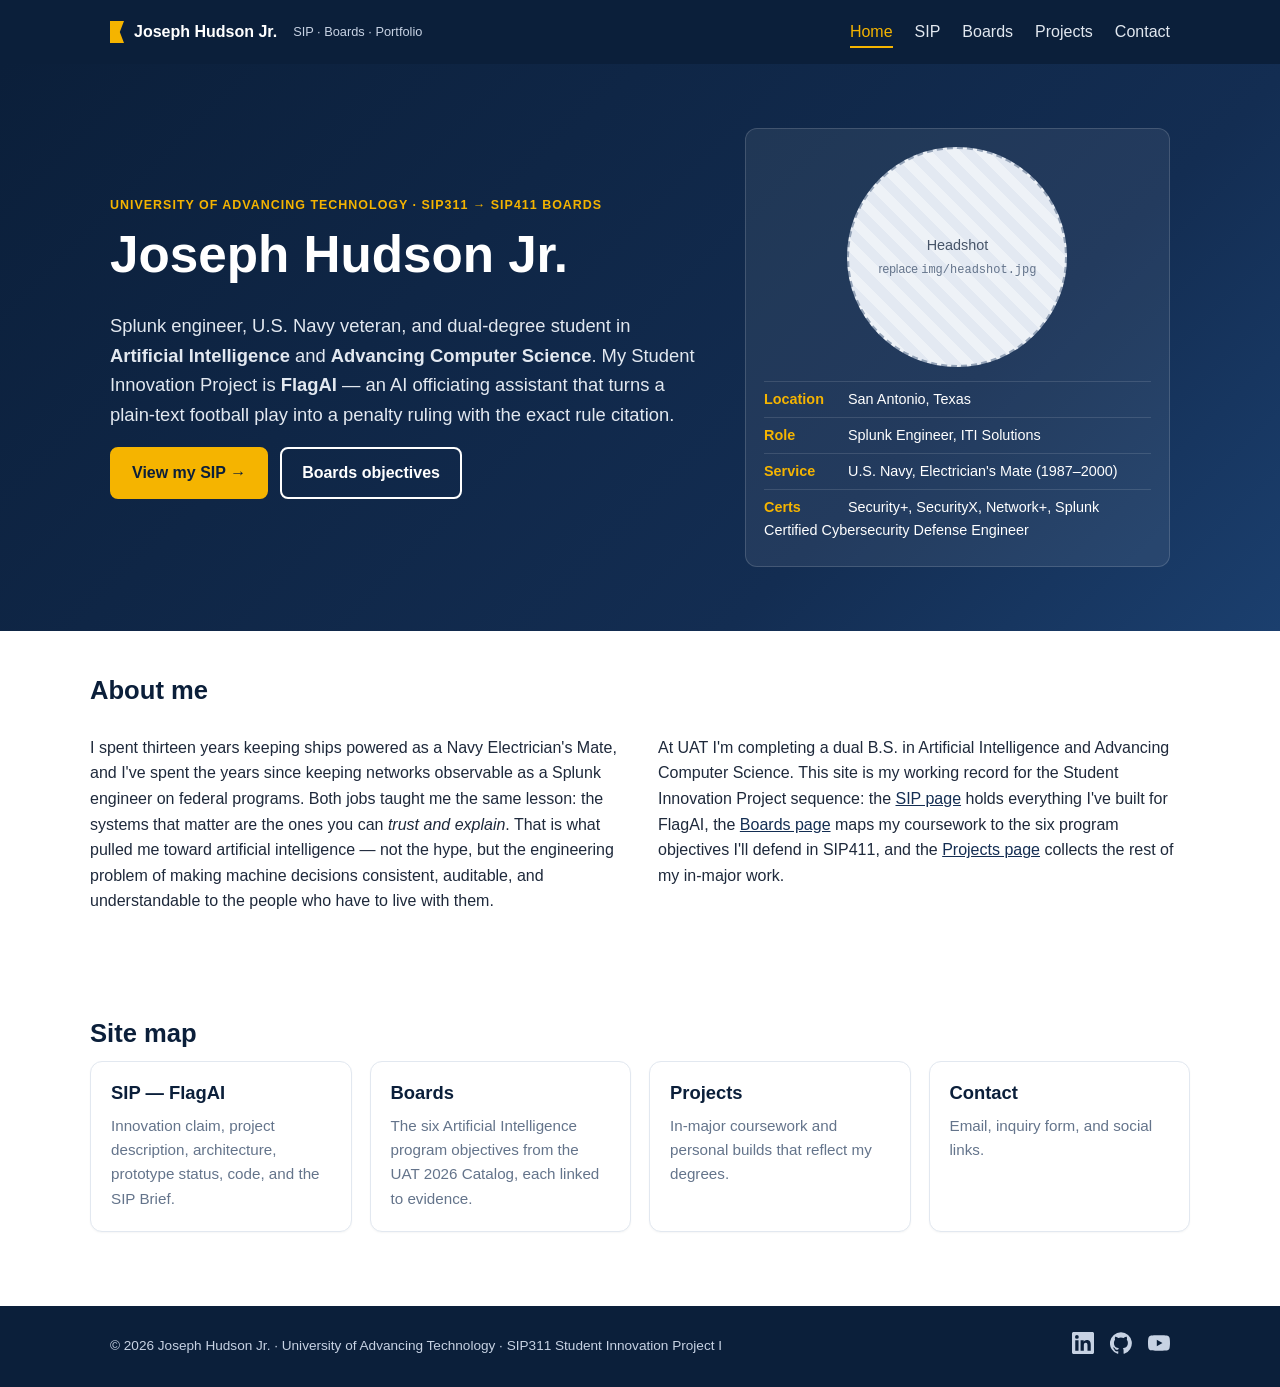
<file: index.html>
<!DOCTYPE html>
<html lang="en">
<head>
<meta charset="utf-8">
<meta name="viewport" content="width=device-width, initial-scale=1">
<title>Home · Joseph Hudson Jr.</title>
<meta name="description" content="Portfolio and Student Innovation Project site for Joseph Hudson Jr., UAT dual-degree student in AI and Advancing Computer Science.">
<link rel="stylesheet" href="style.css">
<link rel="icon" href="data:image/svg+xml,%3Csvg xmlns='http://www.w3.org/2000/svg' viewBox='0 0 32 32'%3E%3Crect width='32' height='32' rx='6' fill='%23F5B400'/%3E%3Cpath d='M9 6h4v20H9zM13 6h10l-3 5 3 5H13z' fill='%230B1F3A'/%3E%3C/svg%3E">
</head>
<body>
<header class="site-header">
  <div class="wrap">
    <a href="index.html" class="brand"><span class="flag"></span>Joseph Hudson Jr.<span class="brand-sub">SIP · Boards · Portfolio</span></a>
    <button class="menu-btn" aria-label="Menu" onclick="document.body.classList.toggle('nav-open')">☰</button>
    <nav class="nav"><a href="index.html" class="active">Home</a><a href="sip.html" class="">SIP</a><a href="boards.html" class="">Boards</a><a href="projects.html" class="">Projects</a><a href="contact.html" class="">Contact</a></nav>
  </div>
</header>
<main>

<section class="hero">
  <div class="wrap hero-grid">
    <div>
      <p class="eyebrow">University of Advancing Technology · SIP311 → SIP411 Boards</p>
      <h1>Joseph Hudson Jr.</h1>
      <p class="lead">Splunk engineer, U.S. Navy veteran, and dual-degree student in <strong>Artificial Intelligence</strong> and <strong>Advancing Computer Science</strong>. My Student Innovation Project is <strong>FlagAI</strong> — an AI officiating assistant that turns a plain-text football play into a penalty ruling with the exact rule citation.</p>
      <div class="cta-row">
        <a class="btn" href="sip.html">View my SIP →</a>
        <a class="btn ghost" href="boards.html">Boards objectives</a>
      </div>
    </div>
    <div class="headshot-card">
      <div class="headshot placeholder"><span>Headshot<br><small>replace <code>img/headshot.jpg</code></small></span></div>
      <ul class="facts">
        <li><b>Location</b> San Antonio, Texas</li>
        <li><b>Role</b> Splunk Engineer, ITI Solutions</li>
        <li><b>Service</b> U.S. Navy, Electrician's Mate (1987–2000)</li>
        <li><b>Certs</b> Security+, SecurityX, Network+, Splunk Certified Cybersecurity Defense Engineer</li>
      </ul>
    </div>
  </div>
</section>

<section class="wrap section">
  <h2>About me</h2>
  <div class="two-col">
    <p>I spent thirteen years keeping ships powered as a Navy Electrician's Mate, and I've spent the years since keeping networks observable as a Splunk engineer on federal programs. Both jobs taught me the same lesson: the systems that matter are the ones you can <em>trust and explain</em>. That is what pulled me toward artificial intelligence — not the hype, but the engineering problem of making machine decisions consistent, auditable, and understandable to the people who have to live with them.</p>
    <p>At UAT I'm completing a dual B.S. in Artificial Intelligence and Advancing Computer Science. This site is my working record for the Student Innovation Project sequence: the <a href="sip.html">SIP page</a> holds everything I've built for FlagAI, the <a href="boards.html">Boards page</a> maps my coursework to the six program objectives I'll defend in SIP411, and the <a href="projects.html">Projects page</a> collects the rest of my in-major work.</p>
  </div>
</section>

<section class="wrap section">
  <h2>Site map</h2>
  <div class="cards">
    <a class="card" href="sip.html"><h3>SIP — FlagAI</h3><p>Innovation claim, project description, architecture, prototype status, code, and the SIP Brief.</p></a>
    <a class="card" href="boards.html"><h3>Boards</h3><p>The six Artificial Intelligence program objectives from the UAT 2026 Catalog, each linked to evidence.</p></a>
    <a class="card" href="projects.html"><h3>Projects</h3><p>In-major coursework and personal builds that reflect my degrees.</p></a>
    <a class="card" href="contact.html"><h3>Contact</h3><p>Email, inquiry form, and social links.</p></a>
  </div>
</section>

</main>
<footer class="site-footer">
  <div class="wrap">
    <div>© 2026 Joseph Hudson Jr. · University of Advancing Technology · SIP311 Student Innovation Project I</div>
    <div class="social">
      <a href="https://www.linkedin.com/in/YOUR-LINKEDIN" aria-label="LinkedIn" title="LinkedIn"><svg viewBox="0 0 24 24"><path d="M20.45 20.45h-3.55v-5.57c0-1.33-.03-3.04-1.85-3.04-1.85 0-2.14 1.45-2.14 2.94v5.67H9.36V9h3.41v1.56h.05c.47-.9 1.63-1.85 3.36-1.85 3.6 0 4.27 2.37 4.27 5.45v6.29zM5.34 7.43a2.06 2.06 0 1 1 0-4.12 2.06 2.06 0 0 1 0 4.12zM7.12 20.45H3.56V9h3.56v11.45zM22.22 0H1.77C.79 0 0 .77 0 1.72v20.56C0 23.23.79 24 1.77 24h20.45c.98 0 1.78-.77 1.78-1.72V1.72C24 .77 23.2 0 22.22 0z"/></svg></a>
      <a href="https://github.com/YOUR-GITHUB" aria-label="GitHub" title="GitHub"><svg viewBox="0 0 24 24"><path d="M12 .3a12 12 0 0 0-3.8 23.4c.6.1.8-.3.8-.6v-2c-3.3.7-4-1.6-4-1.6-.6-1.4-1.4-1.8-1.4-1.8-1.1-.7.1-.7.1-.7 1.2.1 1.8 1.2 1.8 1.2 1.1 1.8 2.8 1.3 3.5 1 .1-.8.4-1.3.8-1.6-2.7-.3-5.5-1.3-5.5-5.9 0-1.3.5-2.4 1.2-3.2-.1-.3-.5-1.5.1-3.2 0 0 1-.3 3.3 1.2a11.5 11.5 0 0 1 6 0c2.3-1.5 3.3-1.2 3.3-1.2.7 1.7.3 2.9.1 3.2.8.8 1.2 1.9 1.2 3.2 0 4.6-2.8 5.6-5.5 5.9.4.4.8 1.1.8 2.2v3.3c0 .3.2.7.8.6A12 12 0 0 0 12 .3"/></svg></a>
      <a href="https://www.youtube.com/@YOUR-CHANNEL" aria-label="YouTube" title="YouTube"><svg viewBox="0 0 24 24"><path d="M23.5 6.2a3 3 0 0 0-2.1-2.1C19.5 3.6 12 3.6 12 3.6s-7.5 0-9.4.5A3 3 0 0 0 .5 6.2C0 8.1 0 12 0 12s0 3.9.5 5.8a3 3 0 0 0 2.1 2.1c1.9.5 9.4.5 9.4.5s7.5 0 9.4-.5a3 3 0 0 0 2.1-2.1c.5-1.9.5-5.8.5-5.8s0-3.9-.5-5.8zM9.6 15.6V8.4l6.2 3.6-6.2 3.6z"/></svg></a>
    </div>
  </div>
</footer>
</body>
</html>
</file>
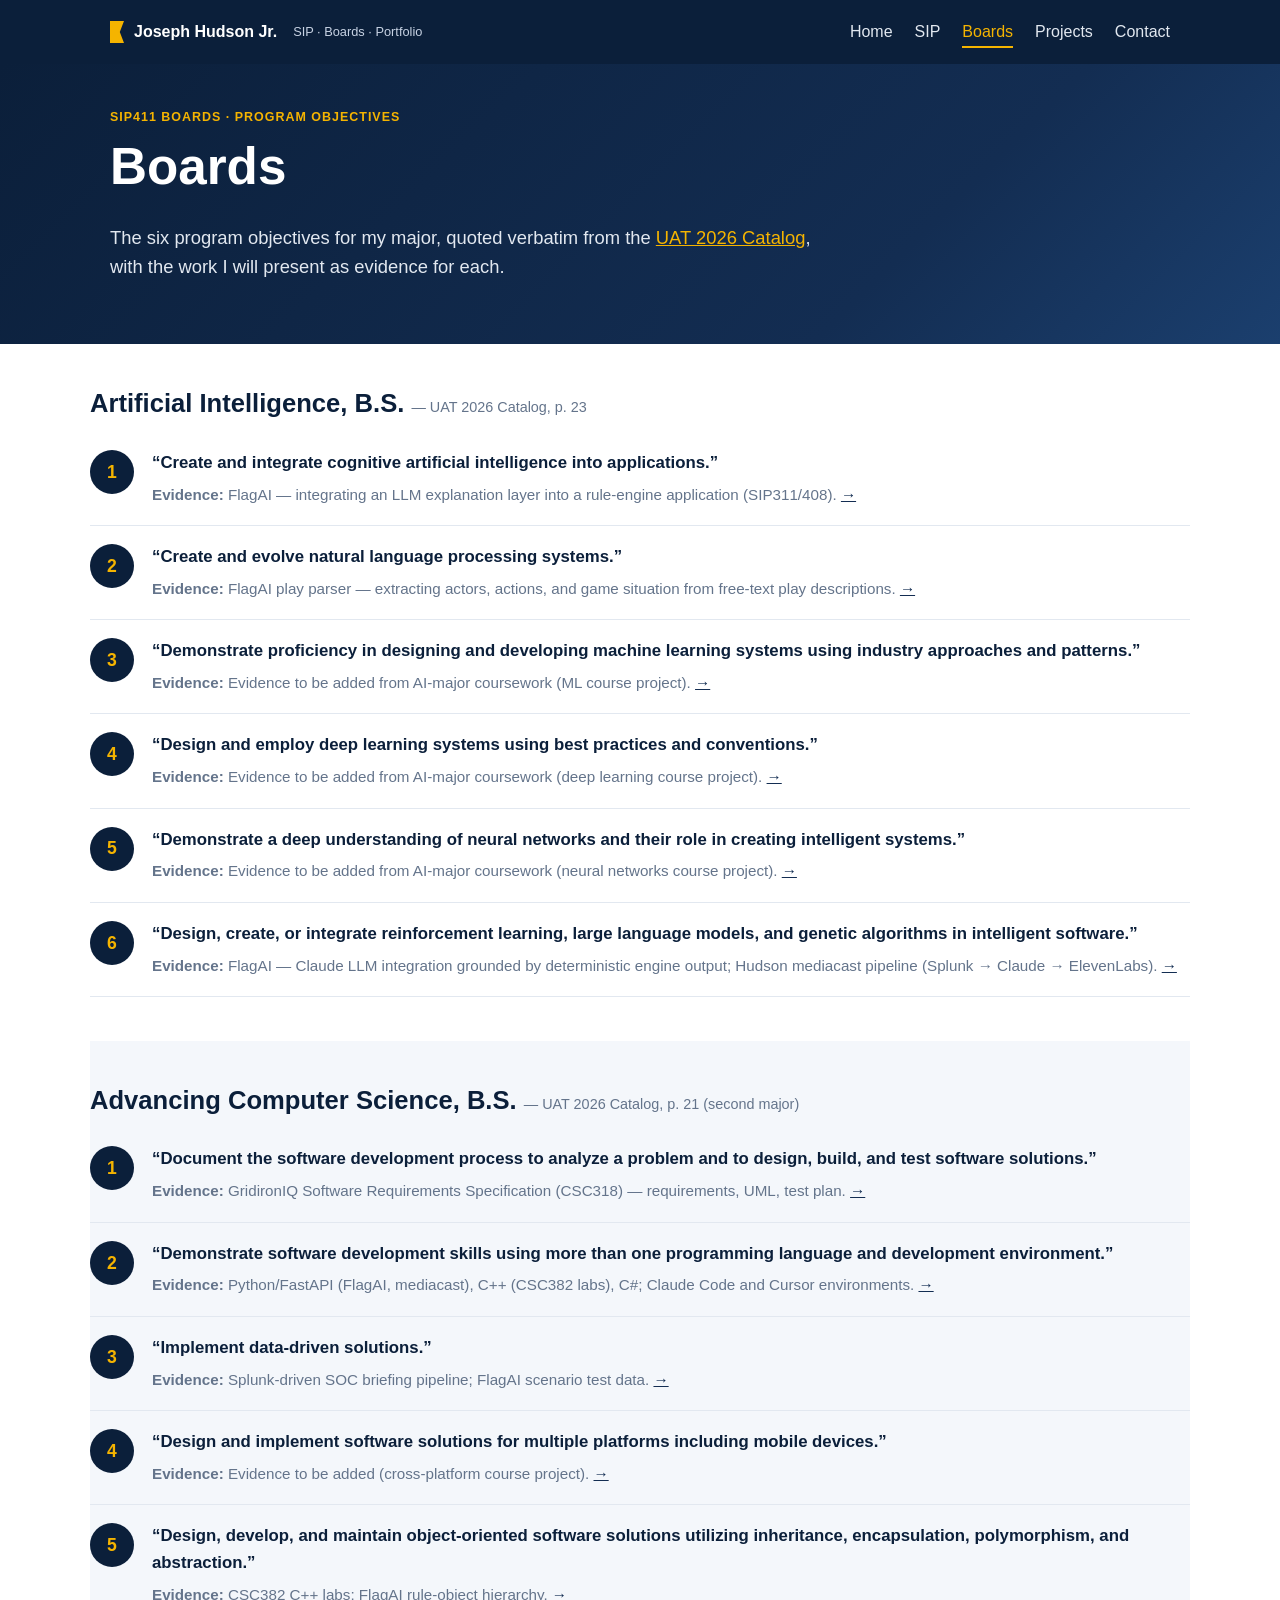
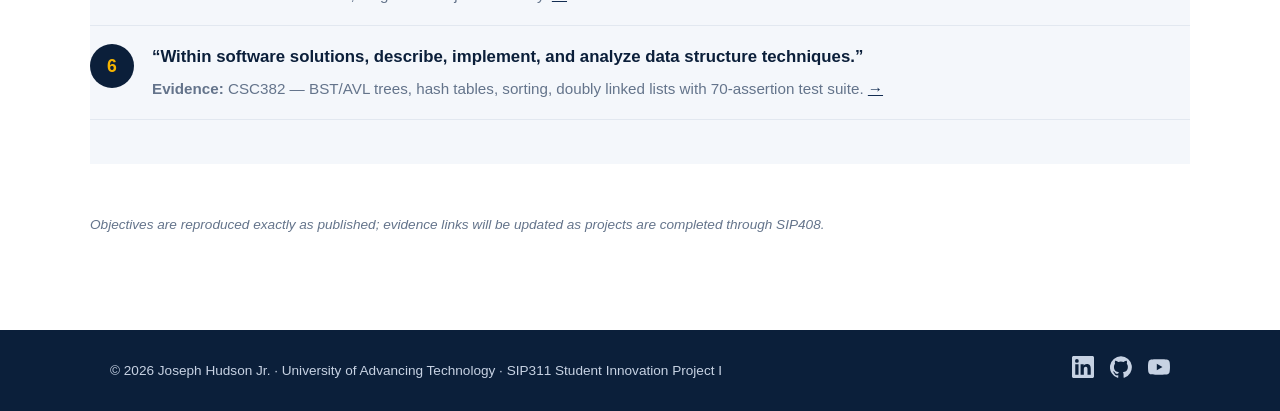
<file: boards.html>
<!DOCTYPE html>
<html lang="en">
<head>
<meta charset="utf-8">
<meta name="viewport" content="width=device-width, initial-scale=1">
<title>Boards · Joseph Hudson Jr.</title>
<meta name="description" content="Six UAT program objectives for the Artificial Intelligence and Advancing Computer Science majors, with evidence for SIP411 Boards.">
<link rel="stylesheet" href="style.css">
<link rel="icon" href="data:image/svg+xml,%3Csvg xmlns='http://www.w3.org/2000/svg' viewBox='0 0 32 32'%3E%3Crect width='32' height='32' rx='6' fill='%23F5B400'/%3E%3Cpath d='M9 6h4v20H9zM13 6h10l-3 5 3 5H13z' fill='%230B1F3A'/%3E%3C/svg%3E">
</head>
<body>
<header class="site-header">
  <div class="wrap">
    <a href="index.html" class="brand"><span class="flag"></span>Joseph Hudson Jr.<span class="brand-sub">SIP · Boards · Portfolio</span></a>
    <button class="menu-btn" aria-label="Menu" onclick="document.body.classList.toggle('nav-open')">☰</button>
    <nav class="nav"><a href="index.html" class="">Home</a><a href="sip.html" class="">SIP</a><a href="boards.html" class="active">Boards</a><a href="projects.html" class="">Projects</a><a href="contact.html" class="">Contact</a></nav>
  </div>
</header>
<main>

<section class="hero compact"><div class="wrap">
  <p class="eyebrow">SIP411 Boards · Program objectives</p>
  <h1>Boards</h1>
  <p class="lead">The six program objectives for my major, quoted verbatim from the <a href="https://www.uat.edu/media/Catalog_2026_V5_Sept_2026.pdf" target="_blank" rel="noopener">UAT 2026 Catalog</a>, with the work I will present as evidence for each.</p>
</div></section>
<section class="wrap section">
  <h2>Artificial Intelligence, B.S. <span class="muted small">— UAT 2026 Catalog, p. 23</span></h2>
  <ol class="objectives"><li class="obj"><div class="obj-num">1</div><div><p class="obj-text">“Create and integrate cognitive artificial intelligence into applications.”</p><p class="obj-ev"><b>Evidence:</b> FlagAI — integrating an LLM explanation layer into a rule-engine application (SIP311/408). <a href="sip.html">→</a></p></div></li><li class="obj"><div class="obj-num">2</div><div><p class="obj-text">“Create and evolve natural language processing systems.”</p><p class="obj-ev"><b>Evidence:</b> FlagAI play parser — extracting actors, actions, and game situation from free-text play descriptions. <a href="sip.html#architecture">→</a></p></div></li><li class="obj"><div class="obj-num">3</div><div><p class="obj-text">“Demonstrate proficiency in designing and developing machine learning systems using industry approaches and patterns.”</p><p class="obj-ev"><b>Evidence:</b> Evidence to be added from AI-major coursework (ML course project). <a href="projects.html">→</a></p></div></li><li class="obj"><div class="obj-num">4</div><div><p class="obj-text">“Design and employ deep learning systems using best practices and conventions.”</p><p class="obj-ev"><b>Evidence:</b> Evidence to be added from AI-major coursework (deep learning course project). <a href="projects.html">→</a></p></div></li><li class="obj"><div class="obj-num">5</div><div><p class="obj-text">“Demonstrate a deep understanding of neural networks and their role in creating intelligent systems.”</p><p class="obj-ev"><b>Evidence:</b> Evidence to be added from AI-major coursework (neural networks course project). <a href="projects.html">→</a></p></div></li><li class="obj"><div class="obj-num">6</div><div><p class="obj-text">“Design, create, or integrate reinforcement learning, large language models, and genetic algorithms in intelligent software.”</p><p class="obj-ev"><b>Evidence:</b> FlagAI — Claude LLM integration grounded by deterministic engine output; Hudson mediacast pipeline (Splunk → Claude → ElevenLabs). <a href="sip.html#architecture">→</a></p></div></li></ol>
</section>
<section class="wrap section alt">
  <h2>Advancing Computer Science, B.S. <span class="muted small">— UAT 2026 Catalog, p. 21 (second major)</span></h2>
  <ol class="objectives"><li class="obj"><div class="obj-num">1</div><div><p class="obj-text">“Document the software development process to analyze a problem and to design, build, and test software solutions.”</p><p class="obj-ev"><b>Evidence:</b> GridironIQ Software Requirements Specification (CSC318) — requirements, UML, test plan. <a href="projects.html#srs">→</a></p></div></li><li class="obj"><div class="obj-num">2</div><div><p class="obj-text">“Demonstrate software development skills using more than one programming language and development environment.”</p><p class="obj-ev"><b>Evidence:</b> Python/FastAPI (FlagAI, mediacast), C++ (CSC382 labs), C#; Claude Code and Cursor environments. <a href="projects.html">→</a></p></div></li><li class="obj"><div class="obj-num">3</div><div><p class="obj-text">“Implement data-driven solutions.”</p><p class="obj-ev"><b>Evidence:</b> Splunk-driven SOC briefing pipeline; FlagAI scenario test data. <a href="projects.html#mediacast">→</a></p></div></li><li class="obj"><div class="obj-num">4</div><div><p class="obj-text">“Design and implement software solutions for multiple platforms including mobile devices.”</p><p class="obj-ev"><b>Evidence:</b> Evidence to be added (cross-platform course project). <a href="projects.html">→</a></p></div></li><li class="obj"><div class="obj-num">5</div><div><p class="obj-text">“Design, develop, and maintain object-oriented software solutions utilizing inheritance, encapsulation, polymorphism, and abstraction.”</p><p class="obj-ev"><b>Evidence:</b> CSC382 C++ labs; FlagAI rule-object hierarchy. <a href="projects.html#csc382">→</a></p></div></li><li class="obj"><div class="obj-num">6</div><div><p class="obj-text">“Within software solutions, describe, implement, and analyze data structure techniques.”</p><p class="obj-ev"><b>Evidence:</b> CSC382 — BST/AVL trees, hash tables, sorting, doubly linked lists with 70-assertion test suite. <a href="projects.html#csc382">→</a></p></div></li></ol>
</section>
<section class="wrap section">
  <p class="caption">Objectives are reproduced exactly as published; evidence links will be updated as projects are completed through SIP408.</p>
</section>

</main>
<footer class="site-footer">
  <div class="wrap">
    <div>© 2026 Joseph Hudson Jr. · University of Advancing Technology · SIP311 Student Innovation Project I</div>
    <div class="social">
      <a href="https://www.linkedin.com/in/YOUR-LINKEDIN" aria-label="LinkedIn" title="LinkedIn"><svg viewBox="0 0 24 24"><path d="M20.45 20.45h-3.55v-5.57c0-1.33-.03-3.04-1.85-3.04-1.85 0-2.14 1.45-2.14 2.94v5.67H9.36V9h3.41v1.56h.05c.47-.9 1.63-1.85 3.36-1.85 3.6 0 4.27 2.37 4.27 5.45v6.29zM5.34 7.43a2.06 2.06 0 1 1 0-4.12 2.06 2.06 0 0 1 0 4.12zM7.12 20.45H3.56V9h3.56v11.45zM22.22 0H1.77C.79 0 0 .77 0 1.72v20.56C0 23.23.79 24 1.77 24h20.45c.98 0 1.78-.77 1.78-1.72V1.72C24 .77 23.2 0 22.22 0z"/></svg></a>
      <a href="https://github.com/YOUR-GITHUB" aria-label="GitHub" title="GitHub"><svg viewBox="0 0 24 24"><path d="M12 .3a12 12 0 0 0-3.8 23.4c.6.1.8-.3.8-.6v-2c-3.3.7-4-1.6-4-1.6-.6-1.4-1.4-1.8-1.4-1.8-1.1-.7.1-.7.1-.7 1.2.1 1.8 1.2 1.8 1.2 1.1 1.8 2.8 1.3 3.5 1 .1-.8.4-1.3.8-1.6-2.7-.3-5.5-1.3-5.5-5.9 0-1.3.5-2.4 1.2-3.2-.1-.3-.5-1.5.1-3.2 0 0 1-.3 3.3 1.2a11.5 11.5 0 0 1 6 0c2.3-1.5 3.3-1.2 3.3-1.2.7 1.7.3 2.9.1 3.2.8.8 1.2 1.9 1.2 3.2 0 4.6-2.8 5.6-5.5 5.9.4.4.8 1.1.8 2.2v3.3c0 .3.2.7.8.6A12 12 0 0 0 12 .3"/></svg></a>
      <a href="https://www.youtube.com/@YOUR-CHANNEL" aria-label="YouTube" title="YouTube"><svg viewBox="0 0 24 24"><path d="M23.5 6.2a3 3 0 0 0-2.1-2.1C19.5 3.6 12 3.6 12 3.6s-7.5 0-9.4.5A3 3 0 0 0 .5 6.2C0 8.1 0 12 0 12s0 3.9.5 5.8a3 3 0 0 0 2.1 2.1c1.9.5 9.4.5 9.4.5s7.5 0 9.4-.5a3 3 0 0 0 2.1-2.1c.5-1.9.5-5.8.5-5.8s0-3.9-.5-5.8zM9.6 15.6V8.4l6.2 3.6-6.2 3.6z"/></svg></a>
    </div>
  </div>
</footer>
</body>
</html>
</file>
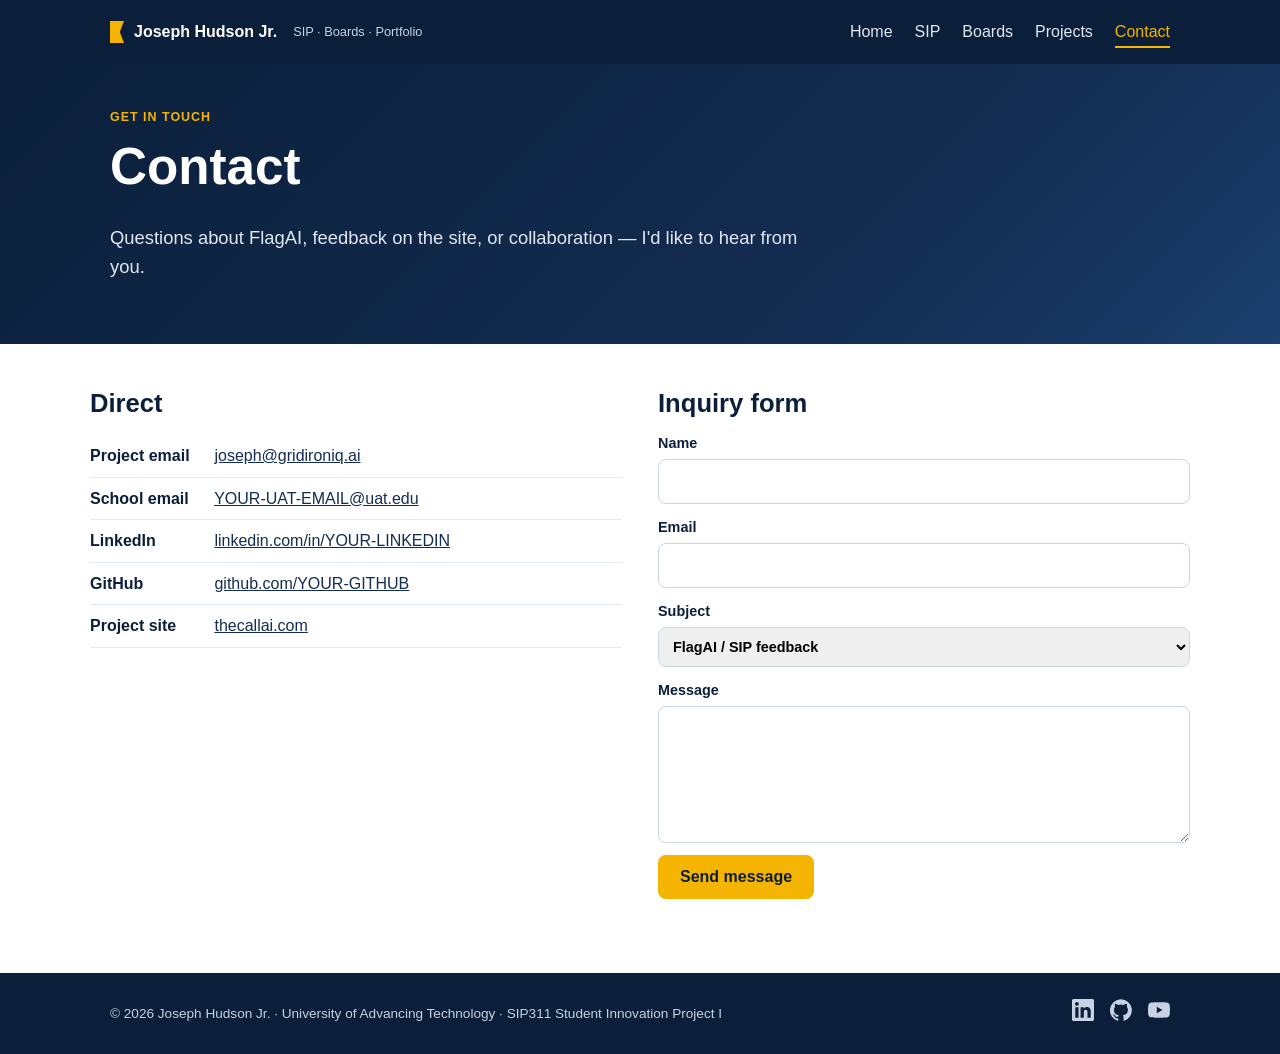
<file: contact.html>
<!DOCTYPE html>
<html lang="en">
<head>
<meta charset="utf-8">
<meta name="viewport" content="width=device-width, initial-scale=1">
<title>Contact · Joseph Hudson Jr.</title>
<meta name="description" content="Contact Joseph Hudson Jr.">
<link rel="stylesheet" href="style.css">
<link rel="icon" href="data:image/svg+xml,%3Csvg xmlns='http://www.w3.org/2000/svg' viewBox='0 0 32 32'%3E%3Crect width='32' height='32' rx='6' fill='%23F5B400'/%3E%3Cpath d='M9 6h4v20H9zM13 6h10l-3 5 3 5H13z' fill='%230B1F3A'/%3E%3C/svg%3E">
</head>
<body>
<header class="site-header">
  <div class="wrap">
    <a href="index.html" class="brand"><span class="flag"></span>Joseph Hudson Jr.<span class="brand-sub">SIP · Boards · Portfolio</span></a>
    <button class="menu-btn" aria-label="Menu" onclick="document.body.classList.toggle('nav-open')">☰</button>
    <nav class="nav"><a href="index.html" class="">Home</a><a href="sip.html" class="">SIP</a><a href="boards.html" class="">Boards</a><a href="projects.html" class="">Projects</a><a href="contact.html" class="active">Contact</a></nav>
  </div>
</header>
<main>

<section class="hero compact"><div class="wrap">
  <p class="eyebrow">Get in touch</p>
  <h1>Contact</h1>
  <p class="lead">Questions about FlagAI, feedback on the site, or collaboration — I'd like to hear from you.</p>
</div></section>
<section class="wrap section">
  <div class="two-col">
    <div>
      <h2>Direct</h2>
      <ul class="contact-list">
        <li><b>Project email</b> <a href="mailto:joseph@gridironiq.ai">joseph@gridironiq.ai</a></li>
        <li><b>School email</b> <a href="mailto:YOUR-UAT-EMAIL@uat.edu">YOUR-UAT-EMAIL@uat.edu</a></li>
        <li><b>LinkedIn</b> <a href="https://www.linkedin.com/in/YOUR-LINKEDIN" target="_blank" rel="noopener">linkedin.com/in/YOUR-LINKEDIN</a></li>
        <li><b>GitHub</b> <a href="https://github.com/YOUR-GITHUB" target="_blank" rel="noopener">github.com/YOUR-GITHUB</a></li>
        <li><b>Project site</b> <a href="https://thecallai.com" target="_blank" rel="noopener">thecallai.com</a></li>
      </ul>
    </div>
    <div>
      <h2>Inquiry form</h2>
      <!-- Formspree: create a free form at formspree.io and paste its endpoint below -->
      <form class="form" action="https://formspree.io/f/YOUR-FORM-ID" method="POST">
        <label>Name<input type="text" name="name" required></label>
        <label>Email<input type="email" name="email" required></label>
        <label>Subject<select name="subject"><option>FlagAI / SIP feedback</option><option>Website feedback</option><option>Collaboration</option><option>Other</option></select></label>
        <label>Message<textarea name="message" rows="5" required></textarea></label>
        <button class="btn" type="submit">Send message</button>
      </form>
    </div>
  </div>
</section>

</main>
<footer class="site-footer">
  <div class="wrap">
    <div>© 2026 Joseph Hudson Jr. · University of Advancing Technology · SIP311 Student Innovation Project I</div>
    <div class="social">
      <a href="https://www.linkedin.com/in/YOUR-LINKEDIN" aria-label="LinkedIn" title="LinkedIn"><svg viewBox="0 0 24 24"><path d="M20.45 20.45h-3.55v-5.57c0-1.33-.03-3.04-1.85-3.04-1.85 0-2.14 1.45-2.14 2.94v5.67H9.36V9h3.41v1.56h.05c.47-.9 1.63-1.85 3.36-1.85 3.6 0 4.27 2.37 4.27 5.45v6.29zM5.34 7.43a2.06 2.06 0 1 1 0-4.12 2.06 2.06 0 0 1 0 4.12zM7.12 20.45H3.56V9h3.56v11.45zM22.22 0H1.77C.79 0 0 .77 0 1.72v20.56C0 23.23.79 24 1.77 24h20.45c.98 0 1.78-.77 1.78-1.72V1.72C24 .77 23.2 0 22.22 0z"/></svg></a>
      <a href="https://github.com/YOUR-GITHUB" aria-label="GitHub" title="GitHub"><svg viewBox="0 0 24 24"><path d="M12 .3a12 12 0 0 0-3.8 23.4c.6.1.8-.3.8-.6v-2c-3.3.7-4-1.6-4-1.6-.6-1.4-1.4-1.8-1.4-1.8-1.1-.7.1-.7.1-.7 1.2.1 1.8 1.2 1.8 1.2 1.1 1.8 2.8 1.3 3.5 1 .1-.8.4-1.3.8-1.6-2.7-.3-5.5-1.3-5.5-5.9 0-1.3.5-2.4 1.2-3.2-.1-.3-.5-1.5.1-3.2 0 0 1-.3 3.3 1.2a11.5 11.5 0 0 1 6 0c2.3-1.5 3.3-1.2 3.3-1.2.7 1.7.3 2.9.1 3.2.8.8 1.2 1.9 1.2 3.2 0 4.6-2.8 5.6-5.5 5.9.4.4.8 1.1.8 2.2v3.3c0 .3.2.7.8.6A12 12 0 0 0 12 .3"/></svg></a>
      <a href="https://www.youtube.com/@YOUR-CHANNEL" aria-label="YouTube" title="YouTube"><svg viewBox="0 0 24 24"><path d="M23.5 6.2a3 3 0 0 0-2.1-2.1C19.5 3.6 12 3.6 12 3.6s-7.5 0-9.4.5A3 3 0 0 0 .5 6.2C0 8.1 0 12 0 12s0 3.9.5 5.8a3 3 0 0 0 2.1 2.1c1.9.5 9.4.5 9.4.5s7.5 0 9.4-.5a3 3 0 0 0 2.1-2.1c.5-1.9.5-5.8.5-5.8s0-3.9-.5-5.8zM9.6 15.6V8.4l6.2 3.6-6.2 3.6z"/></svg></a>
    </div>
  </div>
</footer>
</body>
</html>
</file>
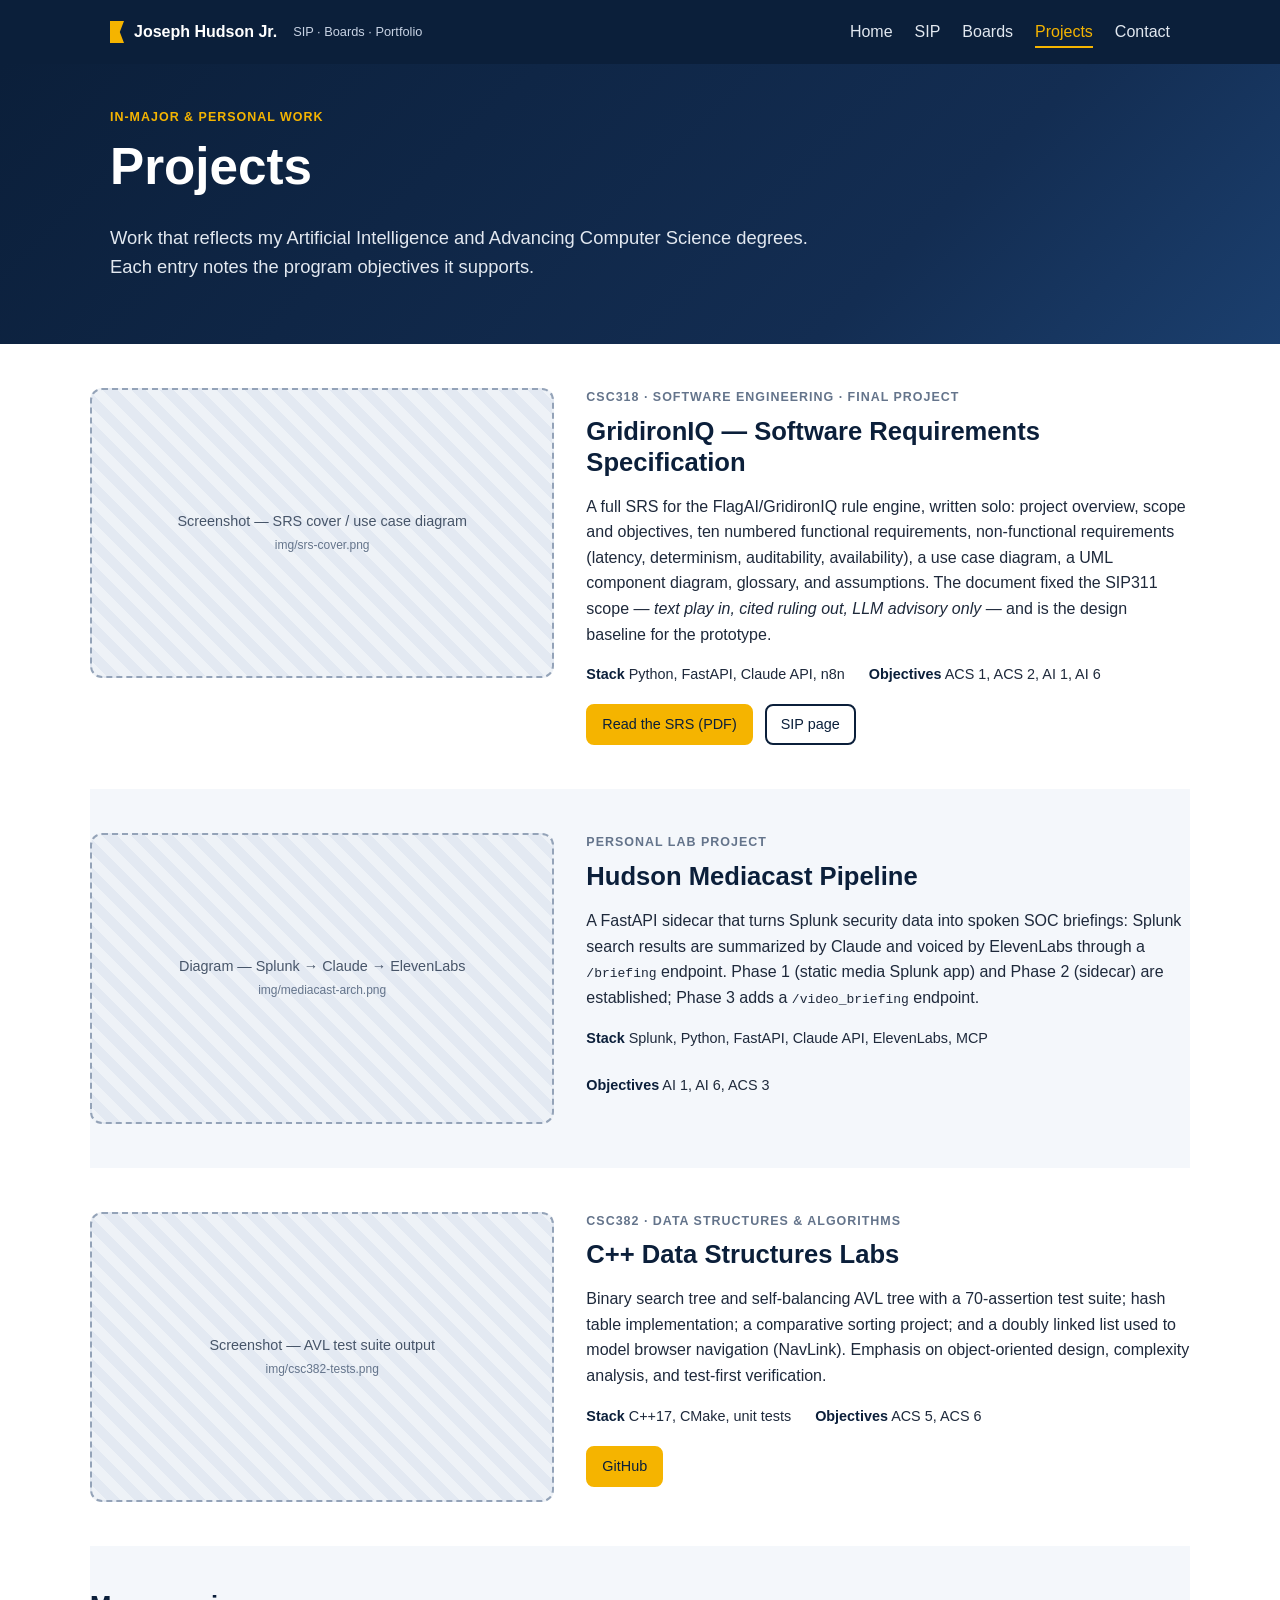
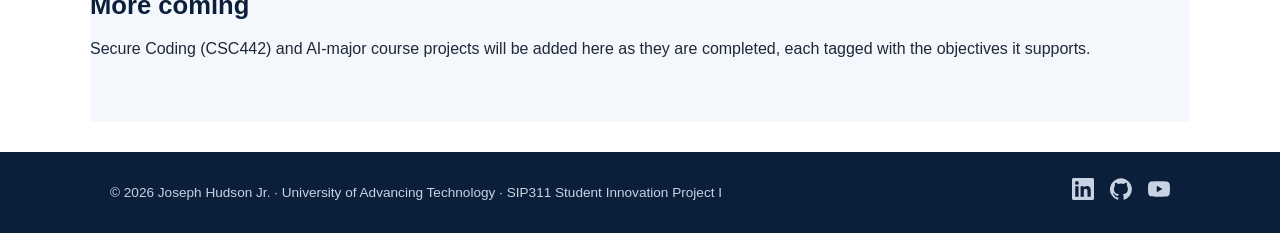
<file: projects.html>
<!DOCTYPE html>
<html lang="en">
<head>
<meta charset="utf-8">
<meta name="viewport" content="width=device-width, initial-scale=1">
<title>Projects · Joseph Hudson Jr.</title>
<meta name="description" content="Projects by Joseph Hudson Jr. reflecting the AI and Advancing Computer Science majors at UAT.">
<link rel="stylesheet" href="style.css">
<link rel="icon" href="data:image/svg+xml,%3Csvg xmlns='http://www.w3.org/2000/svg' viewBox='0 0 32 32'%3E%3Crect width='32' height='32' rx='6' fill='%23F5B400'/%3E%3Cpath d='M9 6h4v20H9zM13 6h10l-3 5 3 5H13z' fill='%230B1F3A'/%3E%3C/svg%3E">
</head>
<body>
<header class="site-header">
  <div class="wrap">
    <a href="index.html" class="brand"><span class="flag"></span>Joseph Hudson Jr.<span class="brand-sub">SIP · Boards · Portfolio</span></a>
    <button class="menu-btn" aria-label="Menu" onclick="document.body.classList.toggle('nav-open')">☰</button>
    <nav class="nav"><a href="index.html" class="">Home</a><a href="sip.html" class="">SIP</a><a href="boards.html" class="">Boards</a><a href="projects.html" class="active">Projects</a><a href="contact.html" class="">Contact</a></nav>
  </div>
</header>
<main>

<section class="hero compact"><div class="wrap">
  <p class="eyebrow">In-major &amp; personal work</p>
  <h1>Projects</h1>
  <p class="lead">Work that reflects my Artificial Intelligence and Advancing Computer Science degrees. Each entry notes the program objectives it supports.</p>
</div></section>

<section class="wrap section" id="srs">
  <div class="project">
    <div class="placeholder wide"><span>Screenshot — SRS cover / use case diagram<br><small>img/srs-cover.png</small></span></div>
    <div>
      <p class="eyebrow">CSC318 · Software Engineering · Final Project</p>
      <h2>GridironIQ — Software Requirements Specification</h2>
      <p>A full SRS for the FlagAI/GridironIQ rule engine, written solo: project overview, scope and objectives, ten numbered functional requirements, non-functional requirements (latency, determinism, auditability, availability), a use case diagram, a UML component diagram, glossary, and assumptions. The document fixed the SIP311 scope — <em>text play in, cited ruling out, LLM advisory only</em> — and is the design baseline for the prototype.</p>
      <ul class="meta"><li><b>Stack</b> Python, FastAPI, Claude API, n8n</li><li><b>Objectives</b> ACS 1, ACS 2, AI 1, AI 6</li></ul>
      <div class="cta-row"><a class="btn small" href="docs/Hudson_Module13_FinalProject_SRS.pdf">Read the SRS (PDF)</a><a class="btn small ghost" href="sip.html">SIP page</a></div>
    </div>
  </div>
</section>

<section class="wrap section alt" id="mediacast">
  <div class="project">
    <div class="placeholder wide"><span>Diagram — Splunk → Claude → ElevenLabs<br><small>img/mediacast-arch.png</small></span></div>
    <div>
      <p class="eyebrow">Personal lab project</p>
      <h2>Hudson Mediacast Pipeline</h2>
      <p>A FastAPI sidecar that turns Splunk security data into spoken SOC briefings: Splunk search results are summarized by Claude and voiced by ElevenLabs through a <code>/briefing</code> endpoint. Phase 1 (static media Splunk app) and Phase 2 (sidecar) are established; Phase 3 adds a <code>/video_briefing</code> endpoint.</p>
      <ul class="meta"><li><b>Stack</b> Splunk, Python, FastAPI, Claude API, ElevenLabs, MCP</li><li><b>Objectives</b> AI 1, AI 6, ACS 3</li></ul>
    </div>
  </div>
</section>

<section class="wrap section" id="csc382">
  <div class="project">
    <div class="placeholder wide"><span>Screenshot — AVL test suite output<br><small>img/csc382-tests.png</small></span></div>
    <div>
      <p class="eyebrow">CSC382 · Data Structures &amp; Algorithms</p>
      <h2>C++ Data Structures Labs</h2>
      <p>Binary search tree and self-balancing AVL tree with a 70-assertion test suite; hash table implementation; a comparative sorting project; and a doubly linked list used to model browser navigation (NavLink). Emphasis on object-oriented design, complexity analysis, and test-first verification.</p>
      <ul class="meta"><li><b>Stack</b> C++17, CMake, unit tests</li><li><b>Objectives</b> ACS 5, ACS 6</li></ul>
      <div class="cta-row"><a class="btn small" href="https://github.com/YOUR-GITHUB" target="_blank" rel="noopener">GitHub</a></div>
    </div>
  </div>
</section>

<section class="wrap section alt">
  <h2>More coming</h2>
  <p>Secure Coding (CSC442) and AI-major course projects will be added here as they are completed, each tagged with the objectives it supports.</p>
</section>

</main>
<footer class="site-footer">
  <div class="wrap">
    <div>© 2026 Joseph Hudson Jr. · University of Advancing Technology · SIP311 Student Innovation Project I</div>
    <div class="social">
      <a href="https://www.linkedin.com/in/YOUR-LINKEDIN" aria-label="LinkedIn" title="LinkedIn"><svg viewBox="0 0 24 24"><path d="M20.45 20.45h-3.55v-5.57c0-1.33-.03-3.04-1.85-3.04-1.85 0-2.14 1.45-2.14 2.94v5.67H9.36V9h3.41v1.56h.05c.47-.9 1.63-1.85 3.36-1.85 3.6 0 4.27 2.37 4.27 5.45v6.29zM5.34 7.43a2.06 2.06 0 1 1 0-4.12 2.06 2.06 0 0 1 0 4.12zM7.12 20.45H3.56V9h3.56v11.45zM22.22 0H1.77C.79 0 0 .77 0 1.72v20.56C0 23.23.79 24 1.77 24h20.45c.98 0 1.78-.77 1.78-1.72V1.72C24 .77 23.2 0 22.22 0z"/></svg></a>
      <a href="https://github.com/YOUR-GITHUB" aria-label="GitHub" title="GitHub"><svg viewBox="0 0 24 24"><path d="M12 .3a12 12 0 0 0-3.8 23.4c.6.1.8-.3.8-.6v-2c-3.3.7-4-1.6-4-1.6-.6-1.4-1.4-1.8-1.4-1.8-1.1-.7.1-.7.1-.7 1.2.1 1.8 1.2 1.8 1.2 1.1 1.8 2.8 1.3 3.5 1 .1-.8.4-1.3.8-1.6-2.7-.3-5.5-1.3-5.5-5.9 0-1.3.5-2.4 1.2-3.2-.1-.3-.5-1.5.1-3.2 0 0 1-.3 3.3 1.2a11.5 11.5 0 0 1 6 0c2.3-1.5 3.3-1.2 3.3-1.2.7 1.7.3 2.9.1 3.2.8.8 1.2 1.9 1.2 3.2 0 4.6-2.8 5.6-5.5 5.9.4.4.8 1.1.8 2.2v3.3c0 .3.2.7.8.6A12 12 0 0 0 12 .3"/></svg></a>
      <a href="https://www.youtube.com/@YOUR-CHANNEL" aria-label="YouTube" title="YouTube"><svg viewBox="0 0 24 24"><path d="M23.5 6.2a3 3 0 0 0-2.1-2.1C19.5 3.6 12 3.6 12 3.6s-7.5 0-9.4.5A3 3 0 0 0 .5 6.2C0 8.1 0 12 0 12s0 3.9.5 5.8a3 3 0 0 0 2.1 2.1c1.9.5 9.4.5 9.4.5s7.5 0 9.4-.5a3 3 0 0 0 2.1-2.1c.5-1.9.5-5.8.5-5.8s0-3.9-.5-5.8zM9.6 15.6V8.4l6.2 3.6-6.2 3.6z"/></svg></a>
    </div>
  </div>
</footer>
</body>
</html>
</file>
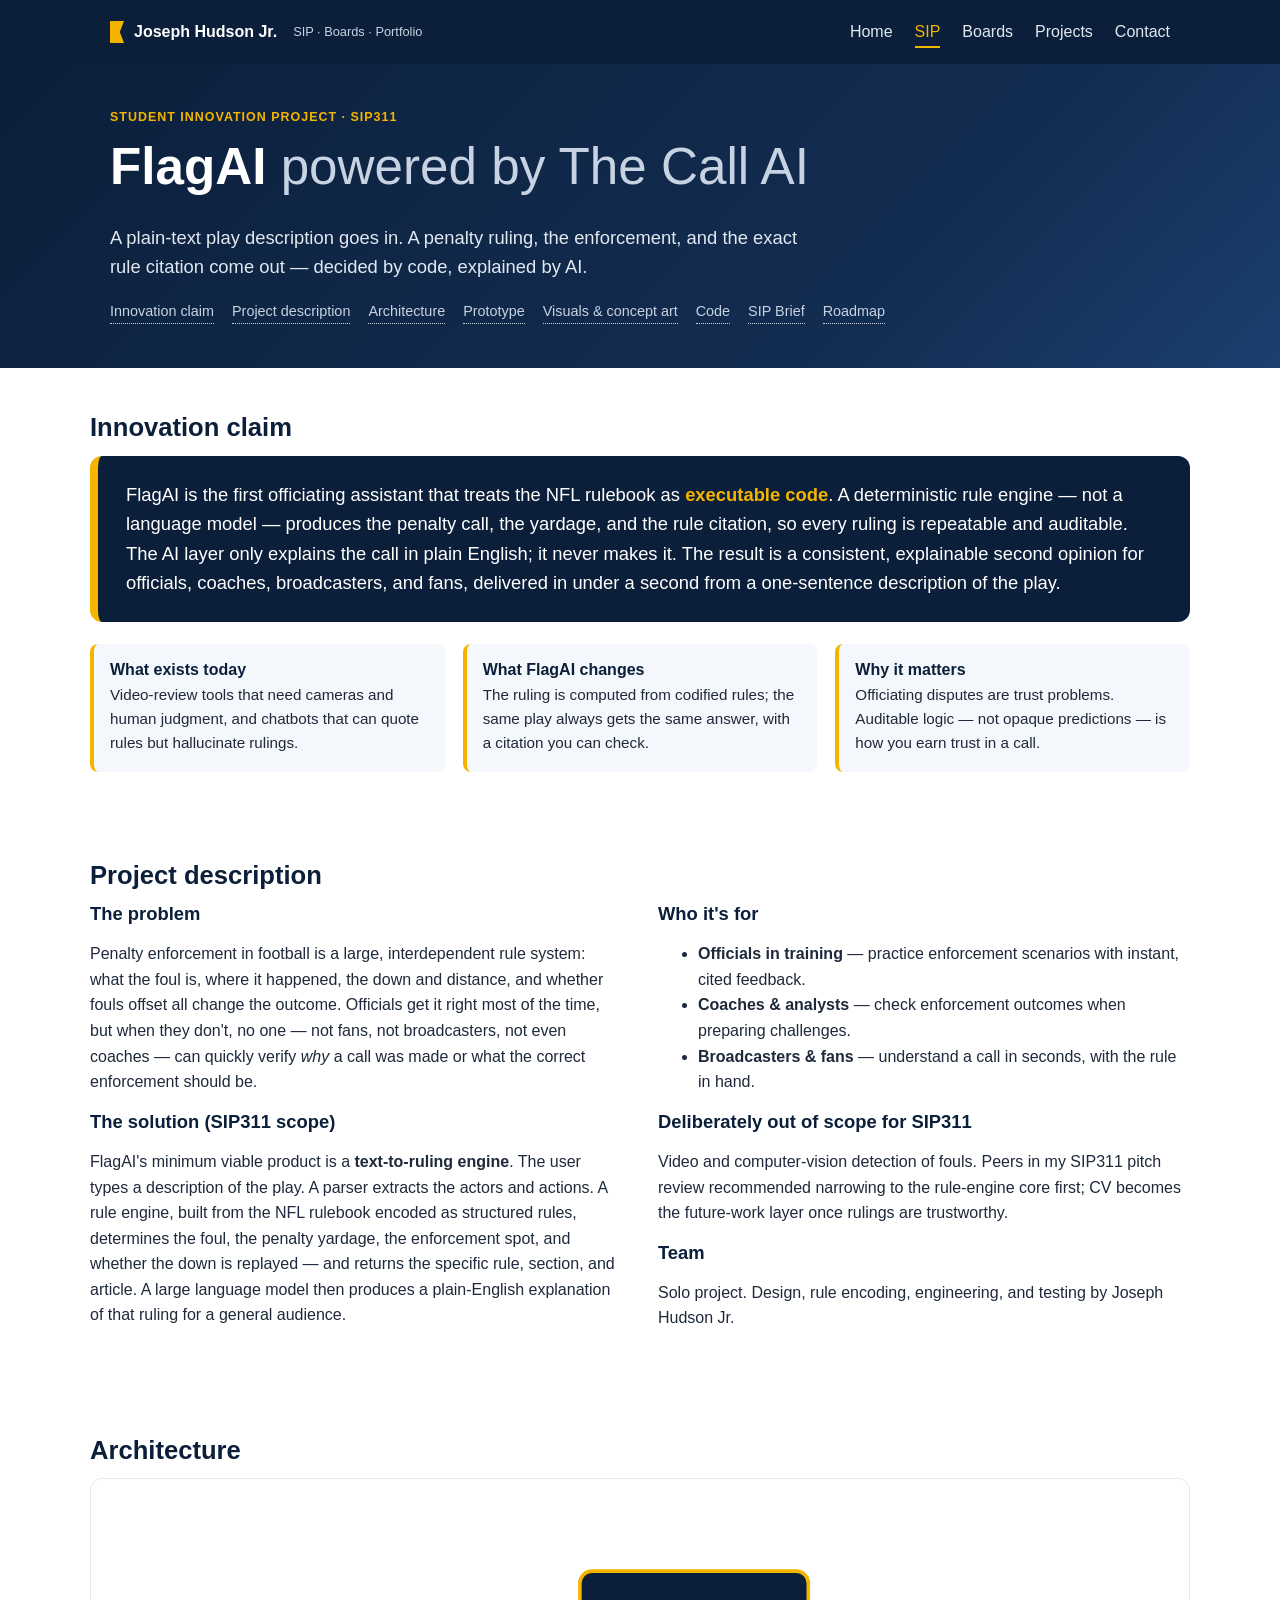
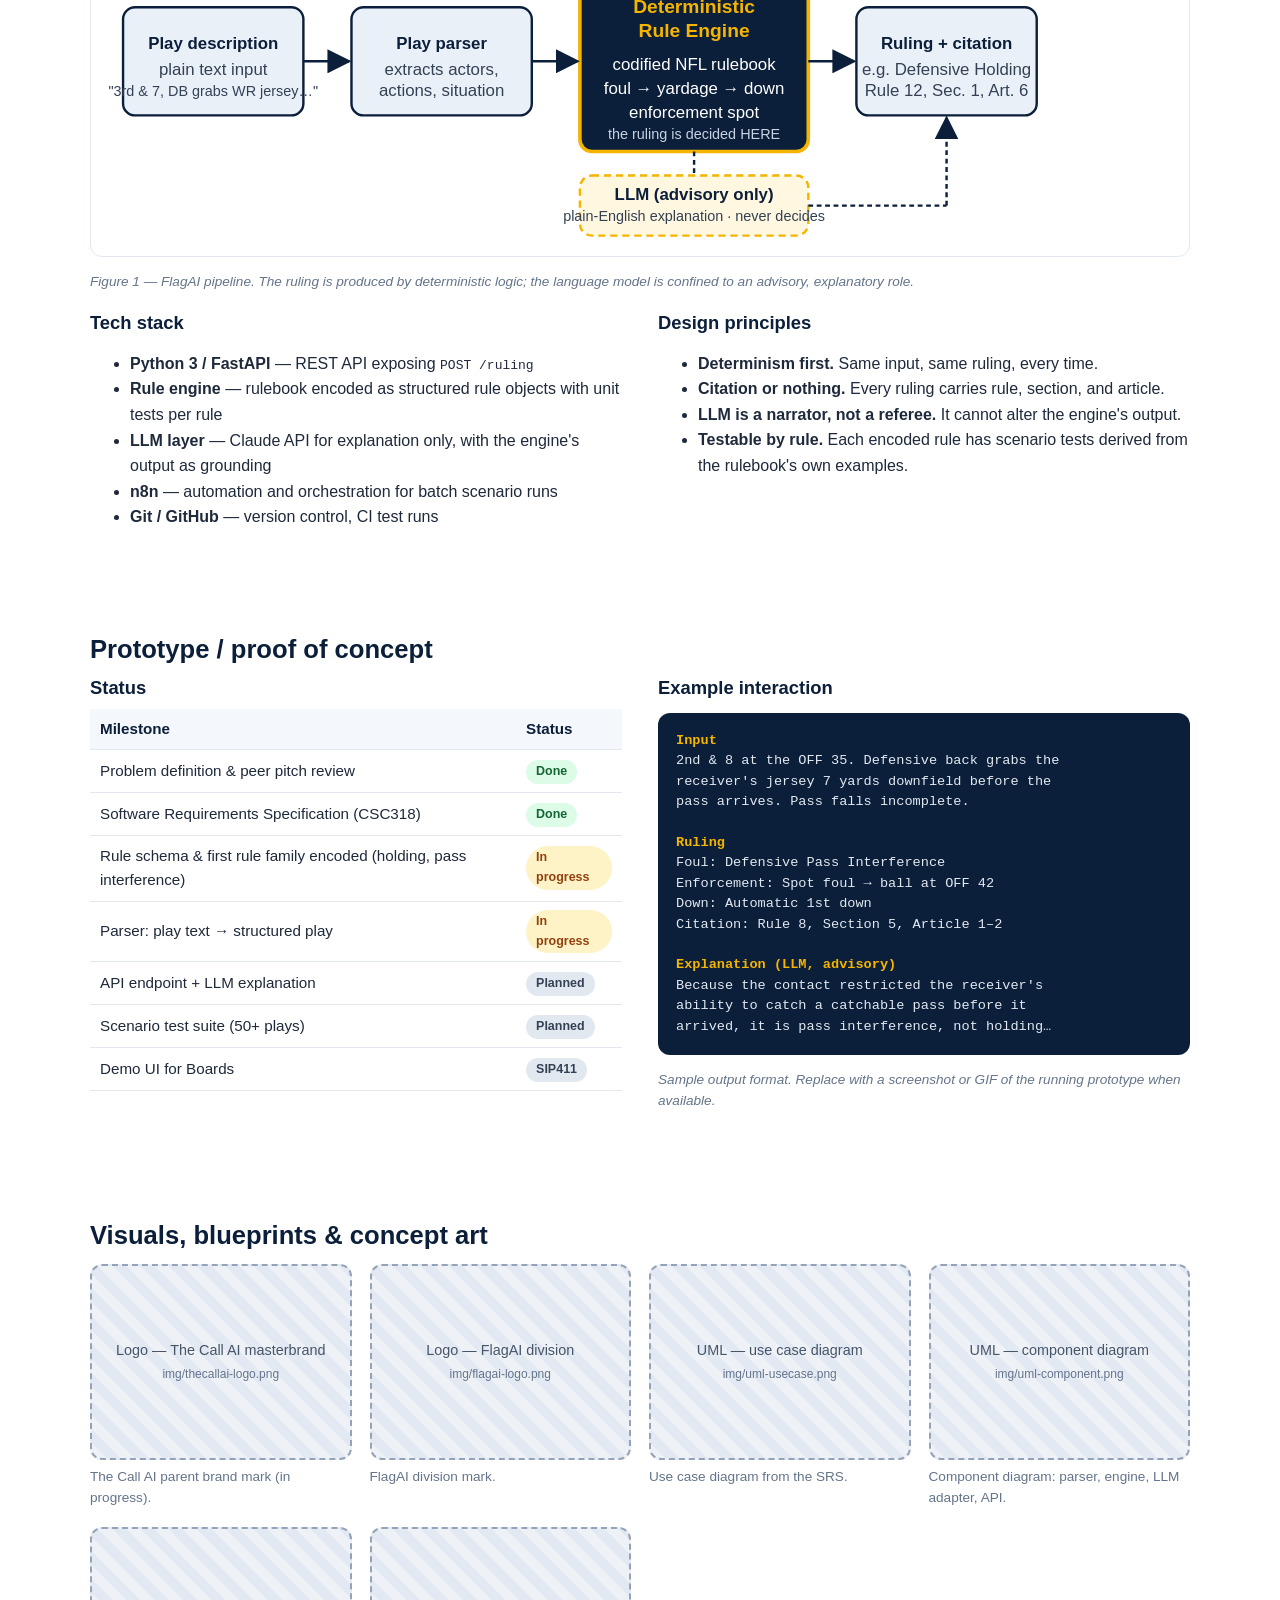
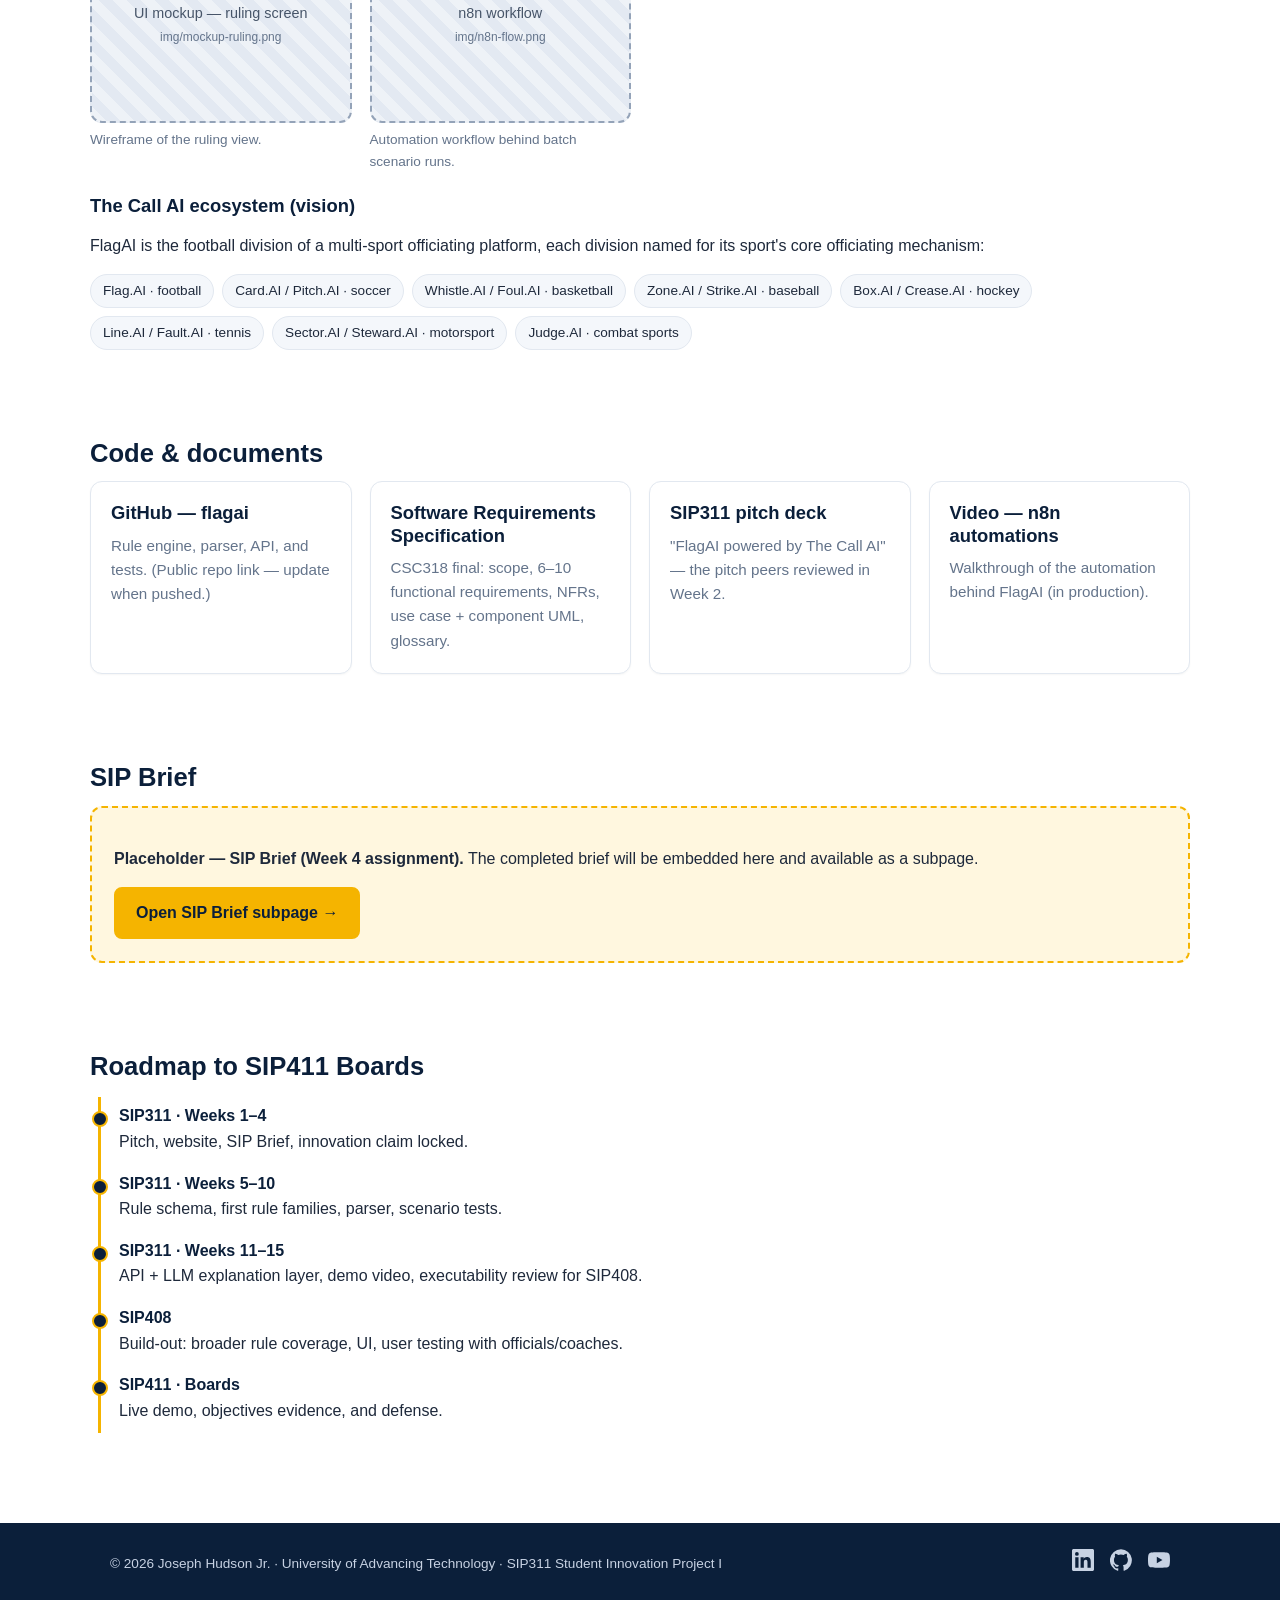
<file: sip.html>
<!DOCTYPE html>
<html lang="en">
<head>
<meta charset="utf-8">
<meta name="viewport" content="width=device-width, initial-scale=1">
<title>SIP — FlagAI · Joseph Hudson Jr.</title>
<meta name="description" content="FlagAI powered by The Call AI — Joseph Hudson Jr.'s Student Innovation Project: a deterministic NFL rule engine with an advisory LLM explanation layer.">
<link rel="stylesheet" href="style.css">
<link rel="icon" href="data:image/svg+xml,%3Csvg xmlns='http://www.w3.org/2000/svg' viewBox='0 0 32 32'%3E%3Crect width='32' height='32' rx='6' fill='%23F5B400'/%3E%3Cpath d='M9 6h4v20H9zM13 6h10l-3 5 3 5H13z' fill='%230B1F3A'/%3E%3C/svg%3E">
</head>
<body>
<header class="site-header">
  <div class="wrap">
    <a href="index.html" class="brand"><span class="flag"></span>Joseph Hudson Jr.<span class="brand-sub">SIP · Boards · Portfolio</span></a>
    <button class="menu-btn" aria-label="Menu" onclick="document.body.classList.toggle('nav-open')">☰</button>
    <nav class="nav"><a href="index.html" class="">Home</a><a href="sip.html" class="active">SIP</a><a href="boards.html" class="">Boards</a><a href="projects.html" class="">Projects</a><a href="contact.html" class="">Contact</a></nav>
  </div>
</header>
<main>

<section class="hero compact">
  <div class="wrap">
    <p class="eyebrow">Student Innovation Project · SIP311</p>
    <h1>FlagAI <span class="muted">powered by The Call AI</span></h1>
    <p class="lead">A plain-text play description goes in. A penalty ruling, the enforcement, and the exact rule citation come out — decided by code, explained by AI.</p>
    <nav class="subnav">
      <a href="#claim">Innovation claim</a><a href="#description">Project description</a><a href="#architecture">Architecture</a><a href="#prototype">Prototype</a><a href="#visuals">Visuals &amp; concept art</a><a href="#code">Code</a><a href="#brief">SIP Brief</a><a href="#roadmap">Roadmap</a>
    </nav>
  </div>
</section>

<section class="wrap section" id="claim">
  <h2>Innovation claim</h2>
  <blockquote class="claim">FlagAI is the first officiating assistant that treats the NFL rulebook as <strong>executable code</strong>. A deterministic rule engine — not a language model — produces the penalty call, the yardage, and the rule citation, so every ruling is repeatable and auditable. The AI layer only explains the call in plain English; it never makes it. The result is a consistent, explainable second opinion for officials, coaches, broadcasters, and fans, delivered in under a second from a one-sentence description of the play.</blockquote>
  <div class="three-col">
    <div class="pill-card"><h4>What exists today</h4><p>Video-review tools that need cameras and human judgment, and chatbots that can quote rules but hallucinate rulings.</p></div>
    <div class="pill-card"><h4>What FlagAI changes</h4><p>The ruling is computed from codified rules; the same play always gets the same answer, with a citation you can check.</p></div>
    <div class="pill-card"><h4>Why it matters</h4><p>Officiating disputes are trust problems. Auditable logic — not opaque predictions — is how you earn trust in a call.</p></div>
  </div>
</section>

<section class="wrap section" id="description">
  <h2>Project description</h2>
  <div class="two-col">
    <div>
      <h3>The problem</h3>
      <p>Penalty enforcement in football is a large, interdependent rule system: what the foul is, where it happened, the down and distance, and whether fouls offset all change the outcome. Officials get it right most of the time, but when they don't, no one — not fans, not broadcasters, not even coaches — can quickly verify <em>why</em> a call was made or what the correct enforcement should be.</p>
      <h3>The solution (SIP311 scope)</h3>
      <p>FlagAI's minimum viable product is a <strong>text-to-ruling engine</strong>. The user types a description of the play. A parser extracts the actors and actions. A rule engine, built from the NFL rulebook encoded as structured rules, determines the foul, the penalty yardage, the enforcement spot, and whether the down is replayed — and returns the specific rule, section, and article. A large language model then produces a plain-English explanation of that ruling for a general audience.</p>
    </div>
    <div>
      <h3>Who it's for</h3>
      <ul>
        <li><b>Officials in training</b> — practice enforcement scenarios with instant, cited feedback.</li>
        <li><b>Coaches &amp; analysts</b> — check enforcement outcomes when preparing challenges.</li>
        <li><b>Broadcasters &amp; fans</b> — understand a call in seconds, with the rule in hand.</li>
      </ul>
      <h3>Deliberately out of scope for SIP311</h3>
      <p>Video and computer-vision detection of fouls. Peers in my SIP311 pitch review recommended narrowing to the rule-engine core first; CV becomes the future-work layer once rulings are trustworthy.</p>
      <h3>Team</h3>
      <p>Solo project. Design, rule encoding, engineering, and testing by Joseph Hudson Jr.</p>
    </div>
  </div>
</section>

<section class="wrap section" id="architecture">
  <h2>Architecture</h2>
  <svg viewBox="0 0 900 300" class="diagram" role="img" aria-label="FlagAI architecture: play description enters a parser, then a deterministic rule engine that produces the ruling and citation; an LLM explains but does not decide.">
<defs><marker id="ar" markerWidth="10" markerHeight="10" refX="9" refY="5" orient="auto"><path d="M0,0 L10,5 L0,10z" fill="#0B1F3A"/></marker></defs>
<g font-family="Inter,Segoe UI,Arial" font-size="14">
<rect x="20" y="100" width="150" height="90" rx="10" fill="#EAF0F8" stroke="#0B1F3A" stroke-width="2"/><text x="95" y="135" text-anchor="middle" font-weight="700" fill="#0B1F3A">Play description</text><text x="95" y="156" text-anchor="middle" fill="#334155">plain text input</text><text x="95" y="174" text-anchor="middle" fill="#334155" font-size="12">"3rd &amp; 7, DB grabs WR jersey…"</text>
<rect x="210" y="100" width="150" height="90" rx="10" fill="#EAF0F8" stroke="#0B1F3A" stroke-width="2"/><text x="285" y="135" text-anchor="middle" font-weight="700" fill="#0B1F3A">Play parser</text><text x="285" y="156" text-anchor="middle" fill="#334155">extracts actors,</text><text x="285" y="174" text-anchor="middle" fill="#334155">actions, situation</text>
<rect x="400" y="70" width="190" height="150" rx="10" fill="#0B1F3A" stroke="#F5B400" stroke-width="3"/><text x="495" y="105" text-anchor="middle" font-weight="700" fill="#F5B400" font-size="16">Deterministic</text><text x="495" y="125" text-anchor="middle" font-weight="700" fill="#F5B400" font-size="16">Rule Engine</text><text x="495" y="152" text-anchor="middle" fill="#fff">codified NFL rulebook</text><text x="495" y="172" text-anchor="middle" fill="#fff">foul → yardage → down</text><text x="495" y="192" text-anchor="middle" fill="#fff">enforcement spot</text><text x="495" y="210" text-anchor="middle" fill="#C7D2E3" font-size="12">the ruling is decided HERE</text>
<rect x="630" y="100" width="150" height="90" rx="10" fill="#EAF0F8" stroke="#0B1F3A" stroke-width="2"/><text x="705" y="135" text-anchor="middle" font-weight="700" fill="#0B1F3A">Ruling + citation</text><text x="705" y="156" text-anchor="middle" fill="#334155">e.g. Defensive Holding</text><text x="705" y="174" text-anchor="middle" fill="#334155">Rule 12, Sec. 1, Art. 6</text>
<rect x="400" y="240" width="190" height="50" rx="10" fill="#FFF7DF" stroke="#F5B400" stroke-width="2" stroke-dasharray="6 4"/><text x="495" y="260" text-anchor="middle" font-weight="700" fill="#0B1F3A">LLM (advisory only)</text><text x="495" y="278" text-anchor="middle" fill="#334155" font-size="12">plain-English explanation · never decides</text>
<line x1="170" y1="145" x2="208" y2="145" stroke="#0B1F3A" stroke-width="2" marker-end="url(#ar)"/>
<line x1="360" y1="145" x2="398" y2="145" stroke="#0B1F3A" stroke-width="2" marker-end="url(#ar)"/>
<line x1="590" y1="145" x2="628" y2="145" stroke="#0B1F3A" stroke-width="2" marker-end="url(#ar)"/>
<line x1="495" y1="220" x2="495" y2="238" stroke="#0B1F3A" stroke-width="2" stroke-dasharray="4 3"/>
<line x1="590" y1="265" x2="705" y2="265" stroke="#0B1F3A" stroke-width="2" stroke-dasharray="4 3"/><line x1="705" y1="265" x2="705" y2="192" stroke="#0B1F3A" stroke-width="2" stroke-dasharray="4 3" marker-end="url(#ar)"/>
</g></svg>
  <p class="caption">Figure 1 — FlagAI pipeline. The ruling is produced by deterministic logic; the language model is confined to an advisory, explanatory role.</p>
  <div class="two-col">
    <div>
      <h3>Tech stack</h3>
      <ul>
        <li><b>Python 3 / FastAPI</b> — REST API exposing <code>POST /ruling</code></li>
        <li><b>Rule engine</b> — rulebook encoded as structured rule objects with unit tests per rule</li>
        <li><b>LLM layer</b> — Claude API for explanation only, with the engine's output as grounding</li>
        <li><b>n8n</b> — automation and orchestration for batch scenario runs</li>
        <li><b>Git / GitHub</b> — version control, CI test runs</li>
      </ul>
    </div>
    <div>
      <h3>Design principles</h3>
      <ul>
        <li><b>Determinism first.</b> Same input, same ruling, every time.</li>
        <li><b>Citation or nothing.</b> Every ruling carries rule, section, and article.</li>
        <li><b>LLM is a narrator, not a referee.</b> It cannot alter the engine's output.</li>
        <li><b>Testable by rule.</b> Each encoded rule has scenario tests derived from the rulebook's own examples.</li>
      </ul>
    </div>
  </div>
</section>

<section class="wrap section" id="prototype">
  <h2>Prototype / proof of concept</h2>
  <div class="two-col">
    <div>
      <h3>Status</h3>
      <table class="status">
        <tr><th>Milestone</th><th>Status</th></tr>
        <tr><td>Problem definition &amp; peer pitch review</td><td><span class="tag done">Done</span></td></tr>
        <tr><td>Software Requirements Specification (CSC318)</td><td><span class="tag done">Done</span></td></tr>
        <tr><td>Rule schema &amp; first rule family encoded (holding, pass interference)</td><td><span class="tag wip">In progress</span></td></tr>
        <tr><td>Parser: play text → structured play</td><td><span class="tag wip">In progress</span></td></tr>
        <tr><td>API endpoint + LLM explanation</td><td><span class="tag todo">Planned</span></td></tr>
        <tr><td>Scenario test suite (50+ plays)</td><td><span class="tag todo">Planned</span></td></tr>
        <tr><td>Demo UI for Boards</td><td><span class="tag todo">SIP411</span></td></tr>
      </table>
    </div>
    <div>
      <h3>Example interaction</h3>
      <pre class="demo"><b>Input</b>
2nd &amp; 8 at the OFF 35. Defensive back grabs the
receiver's jersey 7 yards downfield before the
pass arrives. Pass falls incomplete.

<b>Ruling</b>
Foul: Defensive Pass Interference
Enforcement: Spot foul → ball at OFF 42
Down: Automatic 1st down
Citation: Rule 8, Section 5, Article 1–2

<b>Explanation (LLM, advisory)</b>
Because the contact restricted the receiver's
ability to catch a catchable pass before it
arrived, it is pass interference, not holding…</pre>
      <p class="caption">Sample output format. Replace with a screenshot or GIF of the running prototype when available.</p>
    </div>
  </div>
</section>

<section class="wrap section" id="visuals">
  <h2>Visuals, blueprints &amp; concept art</h2>
  <div class="gallery">
    <figure><div class="placeholder tall"><span>Logo — The Call AI masterbrand<br><small>img/thecallai-logo.png</small></span></div><figcaption>The Call AI parent brand mark (in progress).</figcaption></figure>
    <figure><div class="placeholder tall"><span>Logo — FlagAI division<br><small>img/flagai-logo.png</small></span></div><figcaption>FlagAI division mark.</figcaption></figure>
    <figure><div class="placeholder tall"><span>UML — use case diagram<br><small>img/uml-usecase.png</small></span></div><figcaption>Use case diagram from the SRS.</figcaption></figure>
    <figure><div class="placeholder tall"><span>UML — component diagram<br><small>img/uml-component.png</small></span></div><figcaption>Component diagram: parser, engine, LLM adapter, API.</figcaption></figure>
    <figure><div class="placeholder tall"><span>UI mockup — ruling screen<br><small>img/mockup-ruling.png</small></span></div><figcaption>Wireframe of the ruling view.</figcaption></figure>
    <figure><div class="placeholder tall"><span>n8n workflow<br><small>img/n8n-flow.png</small></span></div><figcaption>Automation workflow behind batch scenario runs.</figcaption></figure>
  </div>
  <h3>The Call AI ecosystem (vision)</h3>
  <p>FlagAI is the football division of a multi-sport officiating platform, each division named for its sport's core officiating mechanism:</p>
  <div class="chips"><span>Flag.AI · football</span><span>Card.AI / Pitch.AI · soccer</span><span>Whistle.AI / Foul.AI · basketball</span><span>Zone.AI / Strike.AI · baseball</span><span>Box.AI / Crease.AI · hockey</span><span>Line.AI / Fault.AI · tennis</span><span>Sector.AI / Steward.AI · motorsport</span><span>Judge.AI · combat sports</span></div>
</section>

<section class="wrap section" id="code">
  <h2>Code &amp; documents</h2>
  <div class="cards">
    <a class="card" href="https://github.com/YOUR-GITHUB/flagai" target="_blank" rel="noopener"><h3>GitHub — flagai</h3><p>Rule engine, parser, API, and tests. (Public repo link — update when pushed.)</p></a>
    <a class="card" href="docs/Hudson_Module13_FinalProject_SRS.pdf"><h3>Software Requirements Specification</h3><p>CSC318 final: scope, 6–10 functional requirements, NFRs, use case + component UML, glossary.</p></a>
    <a class="card" href="docs/Hudson_SIP311_Pitch.pdf"><h3>SIP311 pitch deck</h3><p>"FlagAI powered by The Call AI" — the pitch peers reviewed in Week 2.</p></a>
    <a class="card" href="https://www.youtube.com/@YOUR-CHANNEL" target="_blank" rel="noopener"><h3>Video — n8n automations</h3><p>Walkthrough of the automation behind FlagAI (in production).</p></a>
  </div>
</section>

<section class="wrap section" id="brief">
  <h2>SIP Brief</h2>
  <div class="brief-box">
    <p><strong>Placeholder — SIP Brief (Week 4 assignment).</strong> The completed brief will be embedded here and available as a subpage.</p>
    <a class="btn" href="sip-brief.html">Open SIP Brief subpage →</a>
  </div>
</section>

<section class="wrap section" id="roadmap">
  <h2>Roadmap to SIP411 Boards</h2>
  <ol class="timeline">
    <li><b>SIP311 · Weeks 1–4</b> Pitch, website, SIP Brief, innovation claim locked.</li>
    <li><b>SIP311 · Weeks 5–10</b> Rule schema, first rule families, parser, scenario tests.</li>
    <li><b>SIP311 · Weeks 11–15</b> API + LLM explanation layer, demo video, executability review for SIP408.</li>
    <li><b>SIP408</b> Build-out: broader rule coverage, UI, user testing with officials/coaches.</li>
    <li><b>SIP411 · Boards</b> Live demo, objectives evidence, and defense.</li>
  </ol>
</section>

</main>
<footer class="site-footer">
  <div class="wrap">
    <div>© 2026 Joseph Hudson Jr. · University of Advancing Technology · SIP311 Student Innovation Project I</div>
    <div class="social">
      <a href="https://www.linkedin.com/in/YOUR-LINKEDIN" aria-label="LinkedIn" title="LinkedIn"><svg viewBox="0 0 24 24"><path d="M20.45 20.45h-3.55v-5.57c0-1.33-.03-3.04-1.85-3.04-1.85 0-2.14 1.45-2.14 2.94v5.67H9.36V9h3.41v1.56h.05c.47-.9 1.63-1.85 3.36-1.85 3.6 0 4.27 2.37 4.27 5.45v6.29zM5.34 7.43a2.06 2.06 0 1 1 0-4.12 2.06 2.06 0 0 1 0 4.12zM7.12 20.45H3.56V9h3.56v11.45zM22.22 0H1.77C.79 0 0 .77 0 1.72v20.56C0 23.23.79 24 1.77 24h20.45c.98 0 1.78-.77 1.78-1.72V1.72C24 .77 23.2 0 22.22 0z"/></svg></a>
      <a href="https://github.com/YOUR-GITHUB" aria-label="GitHub" title="GitHub"><svg viewBox="0 0 24 24"><path d="M12 .3a12 12 0 0 0-3.8 23.4c.6.1.8-.3.8-.6v-2c-3.3.7-4-1.6-4-1.6-.6-1.4-1.4-1.8-1.4-1.8-1.1-.7.1-.7.1-.7 1.2.1 1.8 1.2 1.8 1.2 1.1 1.8 2.8 1.3 3.5 1 .1-.8.4-1.3.8-1.6-2.7-.3-5.5-1.3-5.5-5.9 0-1.3.5-2.4 1.2-3.2-.1-.3-.5-1.5.1-3.2 0 0 1-.3 3.3 1.2a11.5 11.5 0 0 1 6 0c2.3-1.5 3.3-1.2 3.3-1.2.7 1.7.3 2.9.1 3.2.8.8 1.2 1.9 1.2 3.2 0 4.6-2.8 5.6-5.5 5.9.4.4.8 1.1.8 2.2v3.3c0 .3.2.7.8.6A12 12 0 0 0 12 .3"/></svg></a>
      <a href="https://www.youtube.com/@YOUR-CHANNEL" aria-label="YouTube" title="YouTube"><svg viewBox="0 0 24 24"><path d="M23.5 6.2a3 3 0 0 0-2.1-2.1C19.5 3.6 12 3.6 12 3.6s-7.5 0-9.4.5A3 3 0 0 0 .5 6.2C0 8.1 0 12 0 12s0 3.9.5 5.8a3 3 0 0 0 2.1 2.1c1.9.5 9.4.5 9.4.5s7.5 0 9.4-.5a3 3 0 0 0 2.1-2.1c.5-1.9.5-5.8.5-5.8s0-3.9-.5-5.8zM9.6 15.6V8.4l6.2 3.6-6.2 3.6z"/></svg></a>
    </div>
  </div>
</footer>
</body>
</html>
</file>
<file: style.css>
:root{--navy:#0B1F3A;--navy2:#132D52;--gold:#F5B400;--ink:#1E293B;--muted:#64748B;--bg:#FFFFFF;--bg2:#F4F7FB;--line:#E2E8F0;--r:12px}
*{box-sizing:border-box}html{scroll-behavior:smooth}
body{margin:0;font-family:Inter,"Segoe UI",Roboto,Arial,sans-serif;color:var(--ink);background:var(--bg);line-height:1.6}
a{color:var(--navy2)}h1,h2,h3,h4{color:var(--navy);line-height:1.2;margin:0 0 .5em}
h1{font-size:clamp(2rem,5vw,3.2rem)}h2{font-size:1.6rem;margin-top:0}h3{font-size:1.15rem}
.wrap{max-width:1100px;margin:0 auto;padding:0 20px}
.site-header{background:var(--navy);color:#fff;position:sticky;top:0;z-index:10}
.site-header .wrap{display:flex;align-items:center;justify-content:space-between;height:64px}
.brand{color:#fff;text-decoration:none;font-weight:700;display:flex;align-items:center;gap:10px}
.brand-sub{font-weight:400;color:#C7D2E3;font-size:.8rem;margin-left:6px}
.flag{width:14px;height:22px;background:var(--gold);clip-path:polygon(0 0,100% 0,70% 50%,100% 100%,0 100%);display:inline-block}
.nav a{color:#E2E8F0;text-decoration:none;margin-left:22px;font-weight:500;padding:6px 0;border-bottom:2px solid transparent}
.nav a.active,.nav a:hover{color:var(--gold);border-color:var(--gold)}
.menu-btn{display:none;background:none;border:0;color:#fff;font-size:1.6rem}
.hero{background:linear-gradient(135deg,var(--navy) 0%,var(--navy2) 70%,#1B3F6E 100%);color:#fff;padding:64px 0}
.hero.compact{padding:44px 0}
.hero h1,.hero h2{color:#fff}.hero .muted{color:#C7D2E3;font-weight:400}.hero a{color:var(--gold)}
.eyebrow{text-transform:uppercase;letter-spacing:.08em;font-size:.78rem;font-weight:600;color:var(--gold);margin:0 0 8px}
main .section .eyebrow{color:var(--muted)}
.lead{font-size:1.15rem;max-width:720px;color:#E2E8F0}
.section .lead{color:var(--ink)}
.hero-grid{display:grid;grid-template-columns:1.4fr 1fr;gap:40px;align-items:center}
.headshot-card{background:rgba(255,255,255,.07);border:1px solid rgba(255,255,255,.15);border-radius:var(--r);padding:18px}
.headshot{width:100%;aspect-ratio:1;border-radius:50%;margin:0 auto 14px;max-width:220px;display:block}
.facts{list-style:none;padding:0;margin:0;font-size:.9rem}.facts li{padding:6px 0;border-top:1px solid rgba(255,255,255,.12)}.facts b{color:var(--gold);display:inline-block;width:80px}
.cta-row{display:flex;gap:12px;flex-wrap:wrap;margin-top:18px}
.btn{display:inline-block;background:var(--gold);color:var(--navy);font-weight:700;padding:11px 20px;border-radius:8px;text-decoration:none;border:2px solid var(--gold);cursor:pointer;font-size:1rem}
.btn.ghost{background:transparent;color:inherit;border-color:currentColor}.section .btn.ghost{color:var(--navy)}
.btn.small{padding:7px 14px;font-size:.9rem}
.section{padding:44px 0}.section.alt{background:var(--bg2)}
.two-col{display:grid;grid-template-columns:1fr 1fr;gap:36px}.three-col{display:grid;grid-template-columns:repeat(3,1fr);gap:18px;margin-top:22px}
.cards{display:grid;grid-template-columns:repeat(auto-fit,minmax(230px,1fr));gap:18px}
.card{display:block;text-decoration:none;color:inherit;border:1px solid var(--line);border-radius:var(--r);padding:20px;background:#fff;transition:.15s;box-shadow:0 1px 2px rgba(0,0,0,.04)}
.card:hover{border-color:var(--gold);transform:translateY(-2px);box-shadow:0 6px 18px rgba(11,31,58,.12)}.card p{margin:0;color:var(--muted);font-size:.95rem}
.pill-card{background:var(--bg2);border-left:4px solid var(--gold);border-radius:8px;padding:16px}.pill-card h4{margin-bottom:4px}.pill-card p{margin:0;font-size:.95rem}
.claim{margin:0;padding:24px 28px;background:var(--navy);color:#fff;border-radius:var(--r);font-size:1.15rem;border-left:8px solid var(--gold)}.claim strong{color:var(--gold)}
.subnav{display:flex;flex-wrap:wrap;gap:6px 18px;margin-top:14px;font-size:.9rem}.subnav a{color:#C7D2E3;text-decoration:none;border-bottom:1px dotted #C7D2E3}.subnav a:hover{color:var(--gold)}
.diagram{width:100%;height:auto;background:#fff;border:1px solid var(--line);border-radius:var(--r);padding:8px}
.caption{font-size:.85rem;color:var(--muted);font-style:italic;margin:6px 0 20px}
.status{width:100%;border-collapse:collapse;font-size:.95rem}.status th,.status td{text-align:left;padding:8px 10px;border-bottom:1px solid var(--line)}.status th{background:var(--bg2);color:var(--navy)}
.tag{display:inline-block;padding:2px 10px;border-radius:999px;font-size:.78rem;font-weight:700}.tag.done{background:#DCFCE7;color:#166534}.tag.wip{background:#FEF3C7;color:#92400E}.tag.todo{background:#E2E8F0;color:#334155}
.demo{background:#0B1F3A;color:#E2E8F0;padding:18px;border-radius:var(--r);font-size:.85rem;overflow:auto;line-height:1.5}.demo b{color:var(--gold)}
.gallery{display:grid;grid-template-columns:repeat(auto-fit,minmax(220px,1fr));gap:18px;margin-bottom:22px}.gallery figure{margin:0}.gallery figcaption{font-size:.85rem;color:var(--muted);margin-top:6px}
.placeholder{background:repeating-linear-gradient(45deg,#EEF2F7,#EEF2F7 10px,#E3E9F2 10px,#E3E9F2 20px);border:2px dashed #94A3B8;border-radius:var(--r);display:flex;align-items:center;justify-content:center;text-align:center;color:#475569;font-size:.9rem;padding:12px}
.placeholder small{color:#64748B;font-size:.75rem}.placeholder code{font-size:.75rem}
.placeholder.tall{aspect-ratio:4/3}.placeholder.wide{aspect-ratio:16/10}
.chips{display:flex;flex-wrap:wrap;gap:8px}.chips span{background:var(--bg2);border:1px solid var(--line);border-radius:999px;padding:5px 12px;font-size:.85rem}
.brief-box{background:#FFF7DF;border:2px dashed var(--gold);border-radius:var(--r);padding:22px}
.pdf{width:100%;height:520px;border:1px solid var(--line);border-radius:8px;background:#fff;margin-top:12px}
.timeline{padding-left:0;list-style:none;border-left:3px solid var(--gold);margin-left:8px}.timeline li{padding:6px 0 10px 18px;position:relative}.timeline li::before{content:"";position:absolute;left:-9px;top:14px;width:12px;height:12px;border-radius:50%;background:var(--navy);border:2px solid var(--gold)}.timeline b{display:block;color:var(--navy)}
.objectives{list-style:none;padding:0;margin:0}.obj{display:flex;gap:18px;padding:18px 0;border-bottom:1px solid var(--line)}
.obj-num{flex:0 0 44px;height:44px;border-radius:50%;background:var(--navy);color:var(--gold);font-weight:800;display:flex;align-items:center;justify-content:center;font-size:1.1rem}
.obj-text{margin:0 0 6px;font-weight:600;color:var(--navy);font-size:1.05rem}.obj-ev{margin:0;color:var(--muted);font-size:.95rem}
.muted{color:var(--muted)}.small{font-size:.9rem;font-weight:400}
.project{display:grid;grid-template-columns:1fr 1.3fr;gap:32px;align-items:start}
.meta{list-style:none;padding:0;margin:12px 0;font-size:.9rem;display:flex;gap:24px;flex-wrap:wrap}.meta b{color:var(--navy)}
.contact-list{list-style:none;padding:0}.contact-list li{padding:8px 0;border-bottom:1px solid var(--line)}.contact-list b{display:inline-block;width:120px;color:var(--navy)}
.form label{display:block;font-weight:600;color:var(--navy);margin-bottom:12px;font-size:.9rem}
.form input,.form textarea,.form select{display:block;width:100%;margin-top:4px;padding:10px;border:1px solid #CBD5E1;border-radius:8px;font:inherit}
.site-footer{background:var(--navy);color:#C7D2E3;padding:26px 0;font-size:.85rem;margin-top:30px}.site-footer .wrap{display:flex;justify-content:space-between;align-items:center;gap:16px;flex-wrap:wrap}
.social a{display:inline-block;margin-left:12px}.social svg{width:22px;height:22px;fill:#C7D2E3}.social a:hover svg{fill:var(--gold)}
@media(max-width:820px){.hero-grid,.two-col,.three-col,.project{grid-template-columns:1fr}.menu-btn{display:block}.nav{display:none;position:absolute;top:64px;left:0;right:0;background:var(--navy);padding:10px 20px 16px}.nav a{display:block;margin:0;padding:10px 0}body.nav-open .nav{display:block}.claim{font-size:1rem;padding:18px}}

.hero .btn{color:var(--navy)}.hero .btn.ghost{color:#fff;border-color:#fff}.headshot.placeholder{border-radius:50%}
</file>
